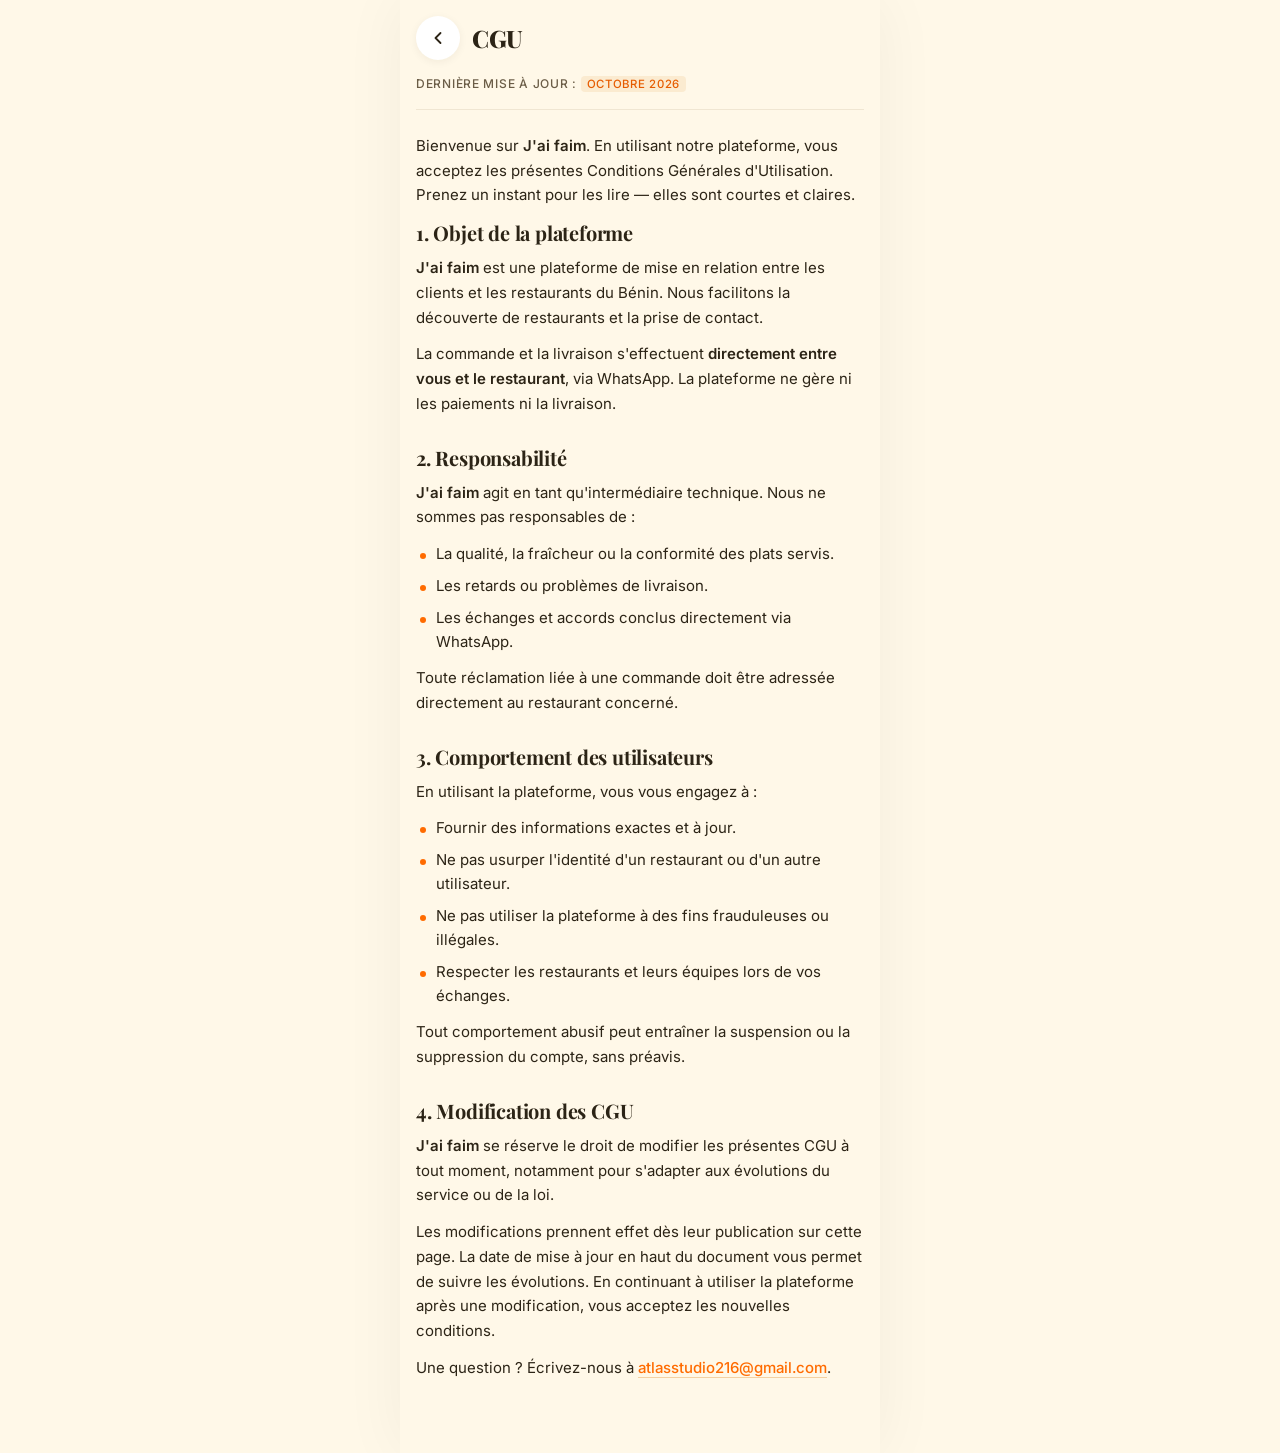
<file: cgu.html>
<!DOCTYPE html>
<html lang="fr">
<head>
  <meta charset="UTF-8">
  <meta name="viewport" content="width=device-width, initial-scale=1.0, viewport-fit=cover">
  <meta name="theme-color" content="#fff8e8">
  <meta name="description" content="Conditions Générales d'Utilisation de J'ai faim — plateforme de mise en relation entre clients et restaurants au Bénin.">
  <title>Conditions Générales d'Utilisation — J'ai faim</title>

  <link rel="preconnect" href="https://fonts.googleapis.com">
  <link rel="preconnect" href="https://fonts.gstatic.com" crossorigin>
  <link href="https://fonts.googleapis.com/css2?family=Inter:wght@400;500;600;700&family=Playfair+Display:wght@700;800&display=swap" rel="stylesheet">

  <link rel="stylesheet" href="css/style.css">
</head>
<body class="page-inscription">

  <header class="page-header">
    <a href="index.html" class="back-btn" aria-label="Retour à l'accueil">
      <svg viewBox="0 0 24 24" fill="none" stroke="currentColor" stroke-width="2.2" stroke-linecap="round" stroke-linejoin="round" aria-hidden="true">
        <polyline points="15 18 9 12 15 6"/>
      </svg>
    </a>
    <h1 class="page-title">CGU</h1>
  </header>

  <main>
    <article class="legal-content">

      <p class="legal-updated">Dernière mise à jour : <span class="legal-placeholder">octobre 2026</span></p>

      <p class="legal-text">
        Bienvenue sur <strong>J'ai faim</strong>. En utilisant notre plateforme, vous acceptez
        les présentes Conditions Générales d'Utilisation. Prenez un instant pour les lire — elles
        sont courtes et claires.
      </p>

      <section class="legal-section">
        <h2 class="legal-title">1. Objet de la plateforme</h2>
        <p class="legal-text">
          <strong>J'ai faim</strong> est une plateforme de mise en relation entre les clients
          et les restaurants du Bénin. Nous facilitons la découverte de restaurants et
          la prise de contact.
        </p>
        <p class="legal-text">
          La commande et la livraison s'effectuent <strong>directement entre vous et le restaurant</strong>,
          via WhatsApp. La plateforme ne gère ni les paiements ni la livraison.
        </p>
      </section>

      <section class="legal-section">
        <h2 class="legal-title">2. Responsabilité</h2>
        <p class="legal-text">
          <strong>J'ai faim</strong> agit en tant qu'intermédiaire technique. Nous ne sommes pas
          responsables de :
        </p>
        <ul class="legal-list">
          <li>La qualité, la fraîcheur ou la conformité des plats servis.</li>
          <li>Les retards ou problèmes de livraison.</li>
          <li>Les échanges et accords conclus directement via WhatsApp.</li>
        </ul>
        <p class="legal-text">
          Toute réclamation liée à une commande doit être adressée directement au restaurant concerné.
        </p>
      </section>

      <section class="legal-section">
        <h2 class="legal-title">3. Comportement des utilisateurs</h2>
        <p class="legal-text">En utilisant la plateforme, vous vous engagez à :</p>
        <ul class="legal-list">
          <li>Fournir des informations exactes et à jour.</li>
          <li>Ne pas usurper l'identité d'un restaurant ou d'un autre utilisateur.</li>
          <li>Ne pas utiliser la plateforme à des fins frauduleuses ou illégales.</li>
          <li>Respecter les restaurants et leurs équipes lors de vos échanges.</li>
        </ul>
        <p class="legal-text">
          Tout comportement abusif peut entraîner la suspension ou la suppression du compte,
          sans préavis.
        </p>
      </section>

      <section class="legal-section">
        <h2 class="legal-title">4. Modification des CGU</h2>
        <p class="legal-text">
          <strong>J'ai faim</strong> se réserve le droit de modifier les présentes CGU à tout moment,
          notamment pour s'adapter aux évolutions du service ou de la loi.
        </p>
        <p class="legal-text">
          Les modifications prennent effet dès leur publication sur cette page. La date de mise à jour
          en haut du document vous permet de suivre les évolutions. En continuant à utiliser la
          plateforme après une modification, vous acceptez les nouvelles conditions.
        </p>
        <p class="legal-text">
          Une question ? Écrivez-nous à
          <a href="mailto:atlasstudio216@gmail.com">atlasstudio216@gmail.com</a>.
        </p>
      </section>

    </article>
  </main>

</body>
</html>
</file>
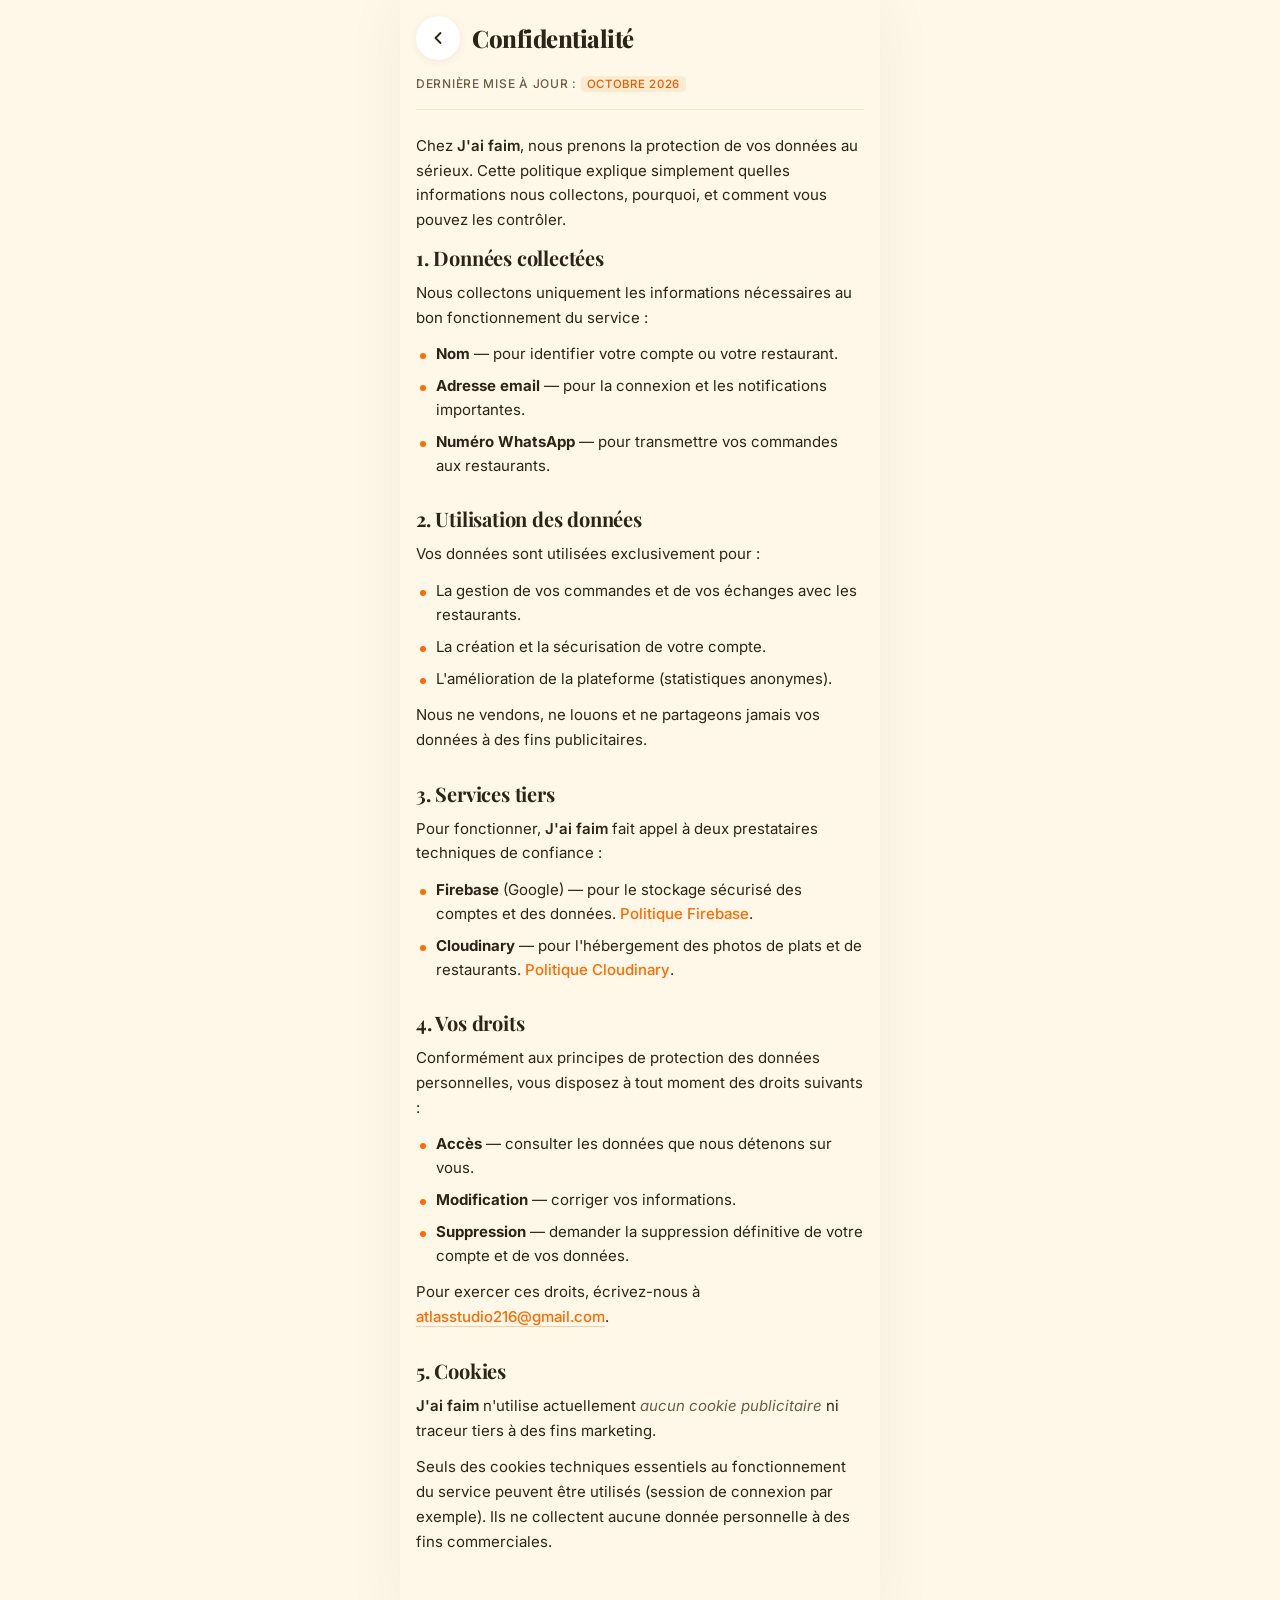
<file: confidentialite.html>
<!DOCTYPE html>
<html lang="fr">
<head>
  <meta charset="UTF-8">
  <meta name="viewport" content="width=device-width, initial-scale=1.0, viewport-fit=cover">
  <meta name="theme-color" content="#fff8e8">
  <meta name="description" content="Politique de confidentialité de J'ai faim — données collectées, utilisation, droits des utilisateurs.">
  <title>Politique de Confidentialité — J'ai faim</title>

  <link rel="preconnect" href="https://fonts.googleapis.com">
  <link rel="preconnect" href="https://fonts.gstatic.com" crossorigin>
  <link href="https://fonts.googleapis.com/css2?family=Inter:wght@400;500;600;700&family=Playfair+Display:wght@700;800&display=swap" rel="stylesheet">

  <link rel="stylesheet" href="css/style.css">
</head>
<body class="page-inscription">

  <header class="page-header">
    <a href="index.html" class="back-btn" aria-label="Retour à l'accueil">
      <svg viewBox="0 0 24 24" fill="none" stroke="currentColor" stroke-width="2.2" stroke-linecap="round" stroke-linejoin="round" aria-hidden="true">
        <polyline points="15 18 9 12 15 6"/>
      </svg>
    </a>
    <h1 class="page-title">Confidentialité</h1>
  </header>

  <main>
    <article class="legal-content">

      <p class="legal-updated">Dernière mise à jour : <span class="legal-placeholder">octobre 2026</span></p>

      <p class="legal-text">
        Chez <strong>J'ai faim</strong>, nous prenons la protection de vos données au sérieux.
        Cette politique explique simplement quelles informations nous collectons, pourquoi,
        et comment vous pouvez les contrôler.
      </p>

      <section class="legal-section">
        <h2 class="legal-title">1. Données collectées</h2>
        <p class="legal-text">Nous collectons uniquement les informations nécessaires au bon fonctionnement du service :</p>
        <ul class="legal-list">
          <li><strong>Nom</strong> — pour identifier votre compte ou votre restaurant.</li>
          <li><strong>Adresse email</strong> — pour la connexion et les notifications importantes.</li>
          <li><strong>Numéro WhatsApp</strong> — pour transmettre vos commandes aux restaurants.</li>
        </ul>
      </section>

      <section class="legal-section">
        <h2 class="legal-title">2. Utilisation des données</h2>
        <p class="legal-text">Vos données sont utilisées exclusivement pour :</p>
        <ul class="legal-list">
          <li>La gestion de vos commandes et de vos échanges avec les restaurants.</li>
          <li>La création et la sécurisation de votre compte.</li>
          <li>L'amélioration de la plateforme (statistiques anonymes).</li>
        </ul>
        <p class="legal-text">
          Nous ne vendons, ne louons et ne partageons jamais vos données à des fins publicitaires.
        </p>
      </section>

      <section class="legal-section">
        <h2 class="legal-title">3. Services tiers</h2>
        <p class="legal-text">Pour fonctionner, <strong>J'ai faim</strong> fait appel à deux prestataires techniques de confiance :</p>
        <ul class="legal-list">
          <li>
            <strong>Firebase</strong> (Google) — pour le stockage sécurisé des comptes et des données.
            <a href="https://firebase.google.com/support/privacy" target="_blank" rel="noopener noreferrer">Politique Firebase</a>.
          </li>
          <li>
            <strong>Cloudinary</strong> — pour l'hébergement des photos de plats et de restaurants.
            <a href="https://cloudinary.com/privacy" target="_blank" rel="noopener noreferrer">Politique Cloudinary</a>.
          </li>
        </ul>
      </section>

      <section class="legal-section">
        <h2 class="legal-title">4. Vos droits</h2>
        <p class="legal-text">
          Conformément aux principes de protection des données personnelles, vous disposez à tout moment des droits suivants :
        </p>
        <ul class="legal-list">
          <li><strong>Accès</strong> — consulter les données que nous détenons sur vous.</li>
          <li><strong>Modification</strong> — corriger vos informations.</li>
          <li><strong>Suppression</strong> — demander la suppression définitive de votre compte et de vos données.</li>
        </ul>
        <p class="legal-text">
          Pour exercer ces droits, écrivez-nous à
          <a href="mailto:atlasstudio216@gmail.com">atlasstudio216@gmail.com</a>.
        </p>
      </section>

      <section class="legal-section">
        <h2 class="legal-title">5. Cookies</h2>
        <p class="legal-text">
          <strong>J'ai faim</strong> n'utilise actuellement <em>aucun cookie publicitaire</em>
          ni traceur tiers à des fins marketing.
        </p>
        <p class="legal-text">
          Seuls des cookies techniques essentiels au fonctionnement du service peuvent être utilisés
          (session de connexion par exemple). Ils ne collectent aucune donnée personnelle à des fins commerciales.
        </p>
      </section>

    </article>
  </main>

</body>
</html>
</file>
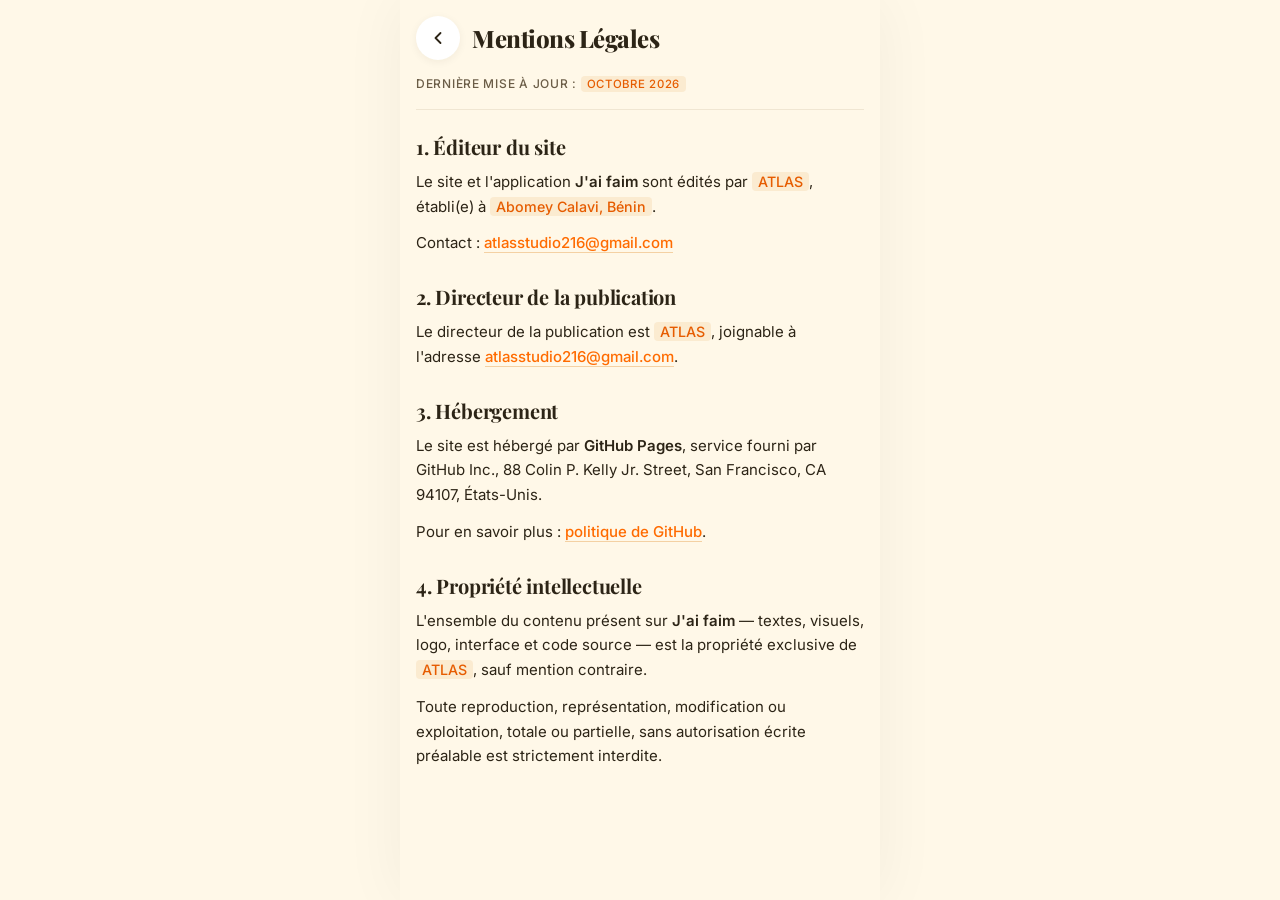
<file: mentions-legales.html>
<!DOCTYPE html>
<html lang="fr">
<head>
  <meta charset="UTF-8">
  <meta name="viewport" content="width=device-width, initial-scale=1.0, viewport-fit=cover">
  <meta name="theme-color" content="#fff8e8">
  <meta name="description" content="Mentions légales de J'ai faim — éditeur, hébergement, propriété intellectuelle.">
  <title>Mentions Légales — J'ai faim</title>

  <link rel="preconnect" href="https://fonts.googleapis.com">
  <link rel="preconnect" href="https://fonts.gstatic.com" crossorigin>
  <link href="https://fonts.googleapis.com/css2?family=Inter:wght@400;500;600;700&family=Playfair+Display:wght@700;800&display=swap" rel="stylesheet">

  <link rel="stylesheet" href="css/style.css">
</head>
<body class="page-inscription">

  <header class="page-header">
    <a href="index.html" class="back-btn" aria-label="Retour à l'accueil">
      <svg viewBox="0 0 24 24" fill="none" stroke="currentColor" stroke-width="2.2" stroke-linecap="round" stroke-linejoin="round" aria-hidden="true">
        <polyline points="15 18 9 12 15 6"/>
      </svg>
    </a>
    <h1 class="page-title">Mentions Légales</h1>
  </header>

  <main>
    <article class="legal-content">

      <p class="legal-updated">Dernière mise à jour : <span class="legal-placeholder">octobre 2026</span></p>

      <section class="legal-section">
        <h2 class="legal-title">1. Éditeur du site</h2>
        <p class="legal-text">
          Le site et l'application <strong>J'ai faim</strong> sont édités par
          <span class="legal-placeholder">ATLAS</span>,
          établi(e) à <span class="legal-placeholder">Abomey Calavi, Bénin</span>.
        </p>
        <p class="legal-text">
          Contact : <a href="mailto:atlasstudio216@gmail.com">atlasstudio216@gmail.com</a>
        </p>
      </section>

      <section class="legal-section">
        <h2 class="legal-title">2. Directeur de la publication</h2>
        <p class="legal-text">
          Le directeur de la publication est <span class="legal-placeholder">ATLAS</span>,
          joignable à l'adresse <a href="mailto:atlasstudio216@gmail.com">atlasstudio216@gmail.com</a>.
        </p>
      </section>

      <section class="legal-section">
        <h2 class="legal-title">3. Hébergement</h2>
        <p class="legal-text">
          Le site est hébergé par <strong>GitHub Pages</strong>, service fourni par
          GitHub Inc., 88 Colin P. Kelly Jr. Street, San Francisco, CA 94107, États-Unis.
        </p>
        <p class="legal-text">
          Pour en savoir plus :
          <a href="https://docs.github.com/en/site-policy" target="_blank" rel="noopener noreferrer">politique de GitHub</a>.
        </p>
      </section>

      <section class="legal-section">
        <h2 class="legal-title">4. Propriété intellectuelle</h2>
        <p class="legal-text">
          L'ensemble du contenu présent sur <strong>J'ai faim</strong> — textes, visuels, logo,
          interface et code source — est la propriété exclusive de
          <span class="legal-placeholder">ATLAS</span>, sauf mention contraire.
        </p>
        <p class="legal-text">
          Toute reproduction, représentation, modification ou exploitation, totale ou partielle,
          sans autorisation écrite préalable est strictement interdite.
        </p>
      </section>

    </article>
  </main>

</body>
</html>
</file>
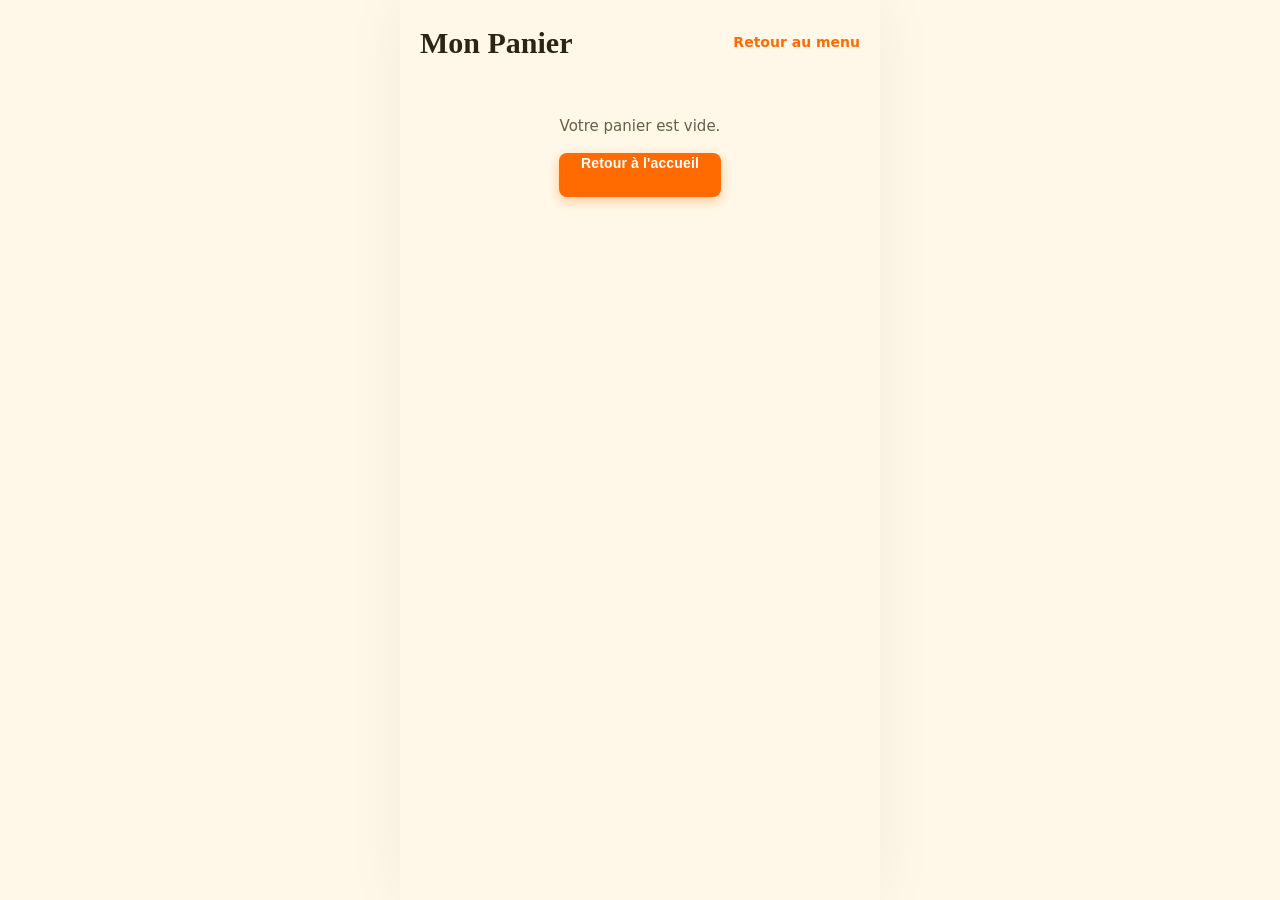
<file: panier.html>
<!DOCTYPE html>
<html lang="fr">
<head>
  <meta charset="UTF-8">
  <meta name="viewport" content="width=device-width, initial-scale=1.0">
  <title>Mon Panier — J'ai faim</title>
  <link rel="stylesheet" href="css/style.css">
</head>
<body class="page-panier">
  <main style="padding: 20px; padding-bottom: 250px;">
    
    <div style="display: flex; justify-content: space-between; align-items: center; margin-bottom: 20px;">
      <h1 style="font-family: 'Playfair Display', serif; margin: 0;">Mon Panier</h1>
      <a href="index.html" style="color: var(--accent); text-decoration: none; font-weight: bold; font-size: 14px;">Retour au menu</a>
    </div>
    
    <!-- Liste des articles -->
    <div id="panier-liste" style="display: flex; flex-direction: column; gap: 15px;"></div>

    <div id="panier-vide" style="display: none; text-align: center; margin-top: 50px;">
      <p style="color: var(--text-muted);">Votre panier est vide.</p>
      <a href="index.html" class="btn-primary" style="display: inline-block; margin-top: 15px; text-decoration: none;">Retour à l'accueil</a>
    </div>

    <!-- Formulaire de livraison -->
    <div id="formulaire-livraison" style="display: none; margin-top: 30px; background: var(--card); padding: 20px; border-radius: var(--radius); box-shadow: var(--shadow-card);">
      <h2 style="font-family: 'Playfair Display', serif; font-size: 20px; margin-top: 0; margin-bottom: 20px;">Vos coordonnées</h2>
      
      <label style="display: block; font-size: 13px; color: var(--text-muted); margin-bottom: 5px;">Votre nom</label>
      <input type="text" id="client-nom" placeholder="Ex: Jean" style="width: 100%; padding: 12px; border: 1px solid var(--border); border-radius: 8px; margin-bottom: 15px; font-size: 16px; background: var(--bg); color: var(--text);">

      <label style="display: block; font-size: 13px; color: var(--text-muted); margin-bottom: 5px;">Mode de récupération</label>
      <select id="mode-recuperation" style="width: 100%; padding: 12px; border: 1px solid var(--border); border-radius: 8px; margin-bottom: 15px; font-size: 16px; background: var(--bg); color: var(--text);">
        <option value="Livraison">Livraison 🛵</option>
        <option value="À emporter">À emporter 🛍️</option>
        <option value="Sur place">Sur place 🍽️</option>
      </select>

      <!-- Bloc Adresse (visible uniquement pour Livraison) -->
      <div id="bloc-adresse">
        <label style="display: block; font-size: 13px; color: var(--text-muted); margin-bottom: 5px;">Adresse ou lien Google Maps</label>
        <input type="text" id="client-adresse" placeholder="Ex: Akpakpa, rue 123 ou collez un lien Maps" style="width: 100%; padding: 12px; border: 1px solid var(--border); border-radius: 8px; margin-bottom: 15px; font-size: 16px; background: var(--bg); color: var(--text);">
      </div>

      <!-- Bloc Table (visible uniquement pour Sur place) -->
      <div id="bloc-table" style="display: none;">
        <label style="display: block; font-size: 13px; color: var(--text-muted); margin-bottom: 5px;">Numéro de table</label>
        <input type="text" id="client-table" placeholder="Ex: Table 4" style="width: 100%; padding: 12px; border: 1px solid var(--border); border-radius: 8px; margin-bottom: 15px; font-size: 16px; background: var(--bg); color: var(--text);">
      </div>

      <label style="display: block; font-size: 13px; color: var(--text-muted); margin-bottom: 5px;">Remarque ou allergies (optionnel)</label>
      <textarea id="client-remarque" placeholder="Ex: Bien épicé, pas d'oignons..." rows="2" style="width: 100%; padding: 12px; border: 1px solid var(--border); border-radius: 8px; margin-bottom: 5px; font-size: 16px; background: var(--bg); color: var(--text); resize: none;"></textarea>
    </div>

  </main>

  <div id="panier-footer" style="position: fixed; bottom: 0; left: 0; width: 100%; background: var(--card); padding: 20px; box-shadow: 0 -4px 10px rgba(0,0,0,0.1); display: none; z-index: 100;">
    <div style="display: flex; justify-content: space-between; margin-bottom: 15px; font-weight: bold; font-size: 18px;">
      <span>Total :</span>
      <span id="panier-total" style="color: var(--accent);">0 FCFA</span>
    </div>
    <button id="btn-valider" class="btn-primary" style="width: 100%; border: none; padding: 15px; border-radius: 10px; font-weight: bold; cursor: pointer; font-size: 16px;">Commander sur WhatsApp</button>
    <p style="text-align: center; font-size: 12px; color: var(--text-muted); margin-top: 10px; margin-bottom: 0;">Paiement à la livraison ou sur place.</p>
  </div>

  <script src="js/panier.js"></script>
</body>
</html>
</file>
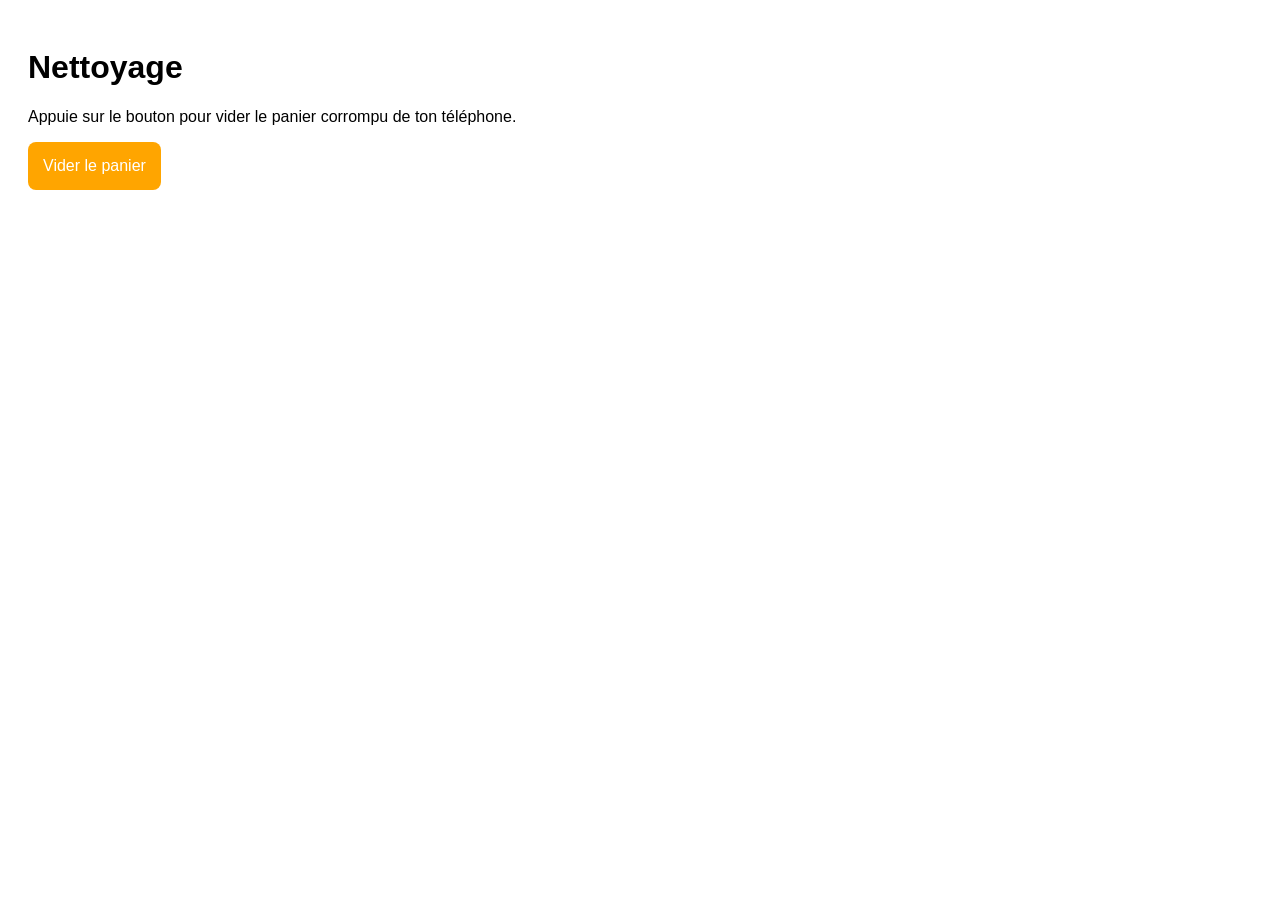
<file: reset.html>
<!DOCTYPE html>
<html>
<body style="font-family: sans-serif; padding: 20px;">
  <h1>Nettoyage</h1>
  <p>Appuie sur le bouton pour vider le panier corrompu de ton téléphone.</p>
  <button onclick="localStorage.clear(); alert('C\\'est nettoyé ! Tu peux retourner sur resto.html');" style="padding: 15px; background: orange; color: white; border: none; border-radius: 8px; font-size: 16px;">Vider le panier</button>
</body>
</html>
</file>
<file: css/style.css>
/* ============================================================
   J'AI FAIM — Design System v4.1
   Palette : #fff8e8 (bg) · #ffffff (card) · #FF6B00 (action) · #2c2416 (texte)
   Typo    : Playfair Display (titres) · Inter (texte)
   Cible   : Mobile-first 375px · iPhone 8 · 3G
   ============================================================ */

/* ---- Reset minimal ---- */
*, *::before, *::after {
  box-sizing: border-box;
  margin: 0;
  padding: 0;
}

html {
  -webkit-text-size-adjust: 100%;
  text-size-adjust: 100%;
}

body {
  font-family: 'Inter', system-ui, -apple-system, 'Segoe UI', sans-serif;
  background: var(--bg);
  color: var(--text);
  font-size: 15px;
  line-height: 1.5;
  min-height: 100dvh;
  padding-bottom: calc(72px + env(safe-area-inset-bottom));
  -webkit-font-smoothing: antialiased;
  -moz-osx-font-smoothing: grayscale;
  overflow-x: hidden;
}

img {
  display: block;
  max-width: 100%;
  height: auto;
}

button {
  font: inherit;
  cursor: pointer;
  border: none;
  background: none;
  color: inherit;
}

a {
  color: inherit;
  text-decoration: none;
  -webkit-tap-highlight-color: transparent;
}

input {
  font: inherit;
  border: none;
  outline: none;
  background: transparent;
}

/* ---- Tokens ---- */
:root {
  --bg: #fff8e8;
  --card: #ffffff;
  --accent: #FF6B00;         /* Orange vif — appétit & action */
  --accent-dark: #E65C00;    /* Orange foncé — hover/active */
  --text: #2c2416;
  --text-muted: #6b5d47;
  --border: #f0e6d2;

  /* Ombres */
  --shadow-sm: 0 2px 8px rgba(44, 36, 22, 0.06);
  --shadow-card: 0 8px 20px rgba(0, 0, 0, 0.08);

  /* Rayons */
  --radius-sm: 10px;
  --radius-btn: 8px;
  --radius: 16px;
  --radius-lg: 20px;
}
/* Mode Sombre automatique */
@media (prefers-color-scheme: dark) {
  :root {
    --bg: #121212;           /* Fond très sombre */
    --card: #1E1E1E;         /* Cartes sombres */
    --text: #F5F5F5; cassé */
    --text-muted: #A0A0A0;   /* Texte gris clair */
    --border: #333333;       /* Bordures sombres */
    /* On garde l'orange vif pour le contraste */
  }
  
  /* On ajuste 2-3 petits détails pour le mode sombre */
  .bottom-nav { background: #1E1E1E; border-top: 1px solid #333; }
  .cart-bar { background: #2A2A2A; color: #fff; }
  .hero-btn { background: rgba(30, 30, 30, 0.9); color: #fff; }
}
/* ============================================================
   HEADER
   ============================================================ */
.app-header {
  padding: 16px 16px 8px;
}

.header-top {
  display: flex;
  align-items: center;
  justify-content: space-between;
  margin-bottom: 14px;
}

.logo {
  font-family: 'Playfair Display', Georgia, serif;
  font-weight: 800;
  font-size: clamp(1.5rem, 5.5vw, 1.75rem);
  letter-spacing: -0.02em;
  color: var(--text);
  line-height: 1;
}

.logo-dot {
  color: var(--accent);
}

.icon-btn {
  width: 44px;
  height: 44px;
  border-radius: 50%;
  background: var(--card);
  display: grid;
  place-items: center;
  color: var(--text);
  box-shadow: var(--shadow-sm);
  transition: transform 0.15s ease;
}

.icon-btn:active {
  transform: scale(0.94);
}

.icon-btn svg {
  width: 22px;
  height: 22px;
}

/* Location pill */
.location-pill {
  display: inline-flex;
  align-items: center;
  gap: 6px;
  min-height: 44px;
  padding: 0 16px;
  background: var(--card);
  border-radius: 999px;
  font-size: 13px;
  font-weight: 500;
  color: var(--text-muted);
  box-shadow: var(--shadow-sm);
  transition: transform 0.15s ease;
}

.location-pill:active {
  transform: scale(0.98);
}

.location-pill strong {
  color: var(--text);
  font-weight: 600;
}

.location-pill svg:first-child {
  width: 14px;
  height: 14px;
  color: var(--accent);
}

.location-pill svg:last-child {
  width: 12px;
  height: 12px;
  opacity: 0.6;
}

/* ============================================================
   BARRE DE RECHERCHE
   ============================================================ */
.search-bar {
  display: flex;
  align-items: center;
  gap: 10px;
  margin: 0 16px 20px;
  padding: 0 8px 0 16px;
  background: var(--card);
  border-radius: var(--radius);
  min-height: 52px;
  box-shadow: var(--shadow-sm);
}

.search-icon {
  width: 18px;
  height: 18px;
  color: var(--text-muted);
  flex-shrink: 0;
}

.search-bar input {
  flex: 1;
  font-size: 16px; /* ≥16px = pas de zoom iOS au focus */
  color: var(--text);
  min-width: 0;
}

.search-bar input::placeholder {
  color: var(--text-muted);
  opacity: 0.85;
}

.filter-btn {
  width: 40px;
  height: 40px;
  border-radius: var(--radius-btn);
  background: var(--bg);
  display: grid;
  place-items: center;
  color: var(--text);
  flex-shrink: 0;
  transition: background 0.2s;
}

.filter-btn:active {
  background: var(--border);
}

.filter-btn svg {
  width: 18px;
  height: 18px;
}

/* ============================================================
   CATÉGORIES
   ============================================================ */
.categories {
  display: flex;
  gap: 14px;
  overflow-x: auto;
  padding: 4px 16px 22px;
  scroll-snap-type: x proximity;
  -webkit-overflow-scrolling: touch;
  scrollbar-width: none;
}

/* ============================================================
   CATÉGORIES — v2 (3 catégories, style épuré)
   Remplace l'ancien bloc .categories / .category
   ============================================================ */

.categories {
  display: flex;
  justify-content: center;
  align-items: flex-start;
  gap: 40px;
  overflow-x: auto;
  padding: 8px 16px 28px;
  -webkit-overflow-scrolling: touch;
  scrollbar-width: none;
}

.categories::-webkit-scrollbar {
  display: none;
}

.category {
  flex: 0 0 auto;
  display: flex;
  flex-direction: column;
  align-items: center;
  gap: 8px;
  padding: 4px 8px;
  background: none;
  border: none;
  cursor: pointer;
  position: relative;
  -webkit-tap-highlight-color: transparent;
  transition: transform 0.15s ease;
}

.category:active {
  transform: scale(0.94);
}

.category-emoji {
  display: block;
  font-size: 34px;
  line-height: 1;
  opacity: 0.65;
  transition: opacity 0.25s ease, transform 0.25s ease;
}

.category-label {
  font-size: 13px;
  font-weight: 500;
  letter-spacing: 0.01em;
  color: var(--text-muted);
  white-space: nowrap;
  transition: color 0.2s ease;
}

/* Barre de soulignement orange (masquée par défaut) */
.category::after {
  content: '';
  position: absolute;
  bottom: -6px;
  left: 50%;
  width: 60%;
  height: 2.5px;
  background: var(--accent);
  border-radius: 2px;
  transform: translateX(-50%) scaleX(0);
  transition: transform 0.25s ease;
}

/* ---- État actif ---- */
.category.active .category-emoji {
  opacity: 1;
  transform: scale(1.08);
}

.category.active .category-label {
  color: var(--accent);
  font-weight: 700;
}

.category.active::after {
  transform: translateX(-50%) scaleX(1);
}

/* ---- Hover desktop ---- */
@media (hover: hover) and (pointer: fine) {
  .category:hover:not(.active) .category-emoji {
    opacity: 0.85;
  }
}
/* ============================================================
   BANNIÈRE PROMO
   ============================================================ */
.promo {
  padding: 0 16px 24px;
}

.promo-card {
  position: relative;
  display: block;
  border-radius: var(--radius-lg);
  overflow: hidden;
  aspect-ratio: 2 / 1;
  min-height: 180px;
  box-shadow: var(--shadow-card);
  isolation: isolate;
  background: var(--accent);
  transition: transform 0.3s ease, box-shadow 0.3s ease;
}

.promo-bg {
  position: absolute;
  inset: 0;
  width: 100%;
  height: 100%;
  aspect-ratio: 2 / 1;
  object-fit: cover;
  z-index: 0;
  transition: transform 0.4s ease;
}

.promo-card::after {
  content: '';
  position: absolute;
  inset: 0;
  background: linear-gradient(
    90deg,
    rgba(44, 36, 22, 0.85) 0%,
    rgba(44, 36, 22, 0.55) 45%,
    rgba(44, 36, 22, 0.15) 100%
  );
  z-index: 1;
}

.promo-content {
  position: relative;
  z-index: 2;
  height: 100%;
  padding: 18px 20px;
  display: flex;
  flex-direction: column;
  justify-content: space-between;
  align-items: flex-start;
  color: #ffffff;
}

.promo-badge {
  display: inline-block;
  padding: 5px 11px;
  background: rgba(255, 255, 255, 0.18);
  backdrop-filter: blur(8px);
  -webkit-backdrop-filter: blur(8px);
  border-radius: 999px;
  font-size: 11px;
  font-weight: 600;
  letter-spacing: 0.02em;
}

.promo-title {
  font-family: 'Playfair Display', Georgia, serif;
  font-size: clamp(1.25rem, 5.2vw, 1.5rem);
  font-weight: 800;
  line-height: 1.15;
  letter-spacing: -0.01em;
  margin: 6px 0;
  color: #ffffff;
}

/* ---- CTA principal (bannière) ---- */
.btn-primary {
  display: inline-flex;
  align-items: center;
  justify-content: center;
  min-height: 44px;
  padding: 0 22px;
  background: var(--accent);
  color: #ffffff;
  border-radius: var(--radius-btn);
  font-family: 'Inter', sans-serif;
  font-size: 14px;
  font-weight: 600;
  letter-spacing: 0.01em;
  box-shadow: 0 4px 12px rgba(255, 107, 0, 0.35);
  transition: background 0.2s, transform 0.15s, box-shadow 0.2s;
}

/* ============================================================
   SECTION POPULAIRES
   ============================================================ */
.section {
  padding: 0 16px 32px;
}

.section-header {
  display: flex;
  align-items: baseline;
  justify-content: space-between;
  gap: 12px;
  margin-bottom: 14px;
}

.section-title {
  font-family: 'Playfair Display', Georgia, serif;
  font-size: clamp(1.125rem, 4vw, 1.375rem);
  font-weight: 700;
  letter-spacing: -0.015em;
  color: var(--text);
  line-height: 1.2;
}

.section-link {
  font-size: 13px;
  font-weight: 600;
  color: var(--accent);
  white-space: nowrap;
  flex-shrink: 0;
}

/* ---- Grille restaurants ---- */
.restaurants {
  display: grid;
  grid-template-columns: repeat(2, 1fr);
  gap: 12px;
}

.restaurant-card {
  display: flex;
  flex-direction: column;
  background: var(--card);
  border-radius: var(--radius);
  overflow: hidden;
  box-shadow: var(--shadow-card);
  transition: transform 0.3s ease, box-shadow 0.3s ease;
  min-width: 0;
  transform-origin: center;
}

/* Images : ratio 4/3 + cover (zéro déformation) */
.card-image {
  width: 100%;
  aspect-ratio: 4 / 3;
  object-fit: cover;
  background: var(--border);
}

.card-body {
  padding: 10px 10px 12px;
  display: flex;
  flex-direction: column;
  flex: 1;
  gap: 4px;
}

.card-title {
  font-size: 14px;
  font-weight: 600;
  line-height: 1.25;
  color: var(--text);
  display: -webkit-box;
  -webkit-line-clamp: 2;
  -webkit-box-orient: vertical;
  overflow: hidden;
  min-height: 2.5em;
}

.card-meta {
  display: flex;
  align-items: center;
  gap: 5px;
  font-size: 11.5px;
  font-weight: 500;
  color: var(--text-muted);
  line-height: 1;
}

.card-meta .star {
  color: var(--text);
  font-weight: 600;
}

.card-meta .dot {
  opacity: 0.5;
}

/* ---- PRIX — Orange vif en gras, attire l'œil ---- */
.card-price {
  font-size: 13.5px;
  font-weight: 700;
  color: var(--accent);
  margin-top: 4px;
  line-height: 1;
  letter-spacing: 0.01em;
}

/* ---- CTA secondaire (cartes) ---- */
.card-btn {
  margin-top: 10px;
  display: inline-flex;
  align-items: center;
  justify-content: center;
  min-height: 44px;
  background: var(--accent);
  color: #ffffff;
  border-radius: var(--radius-btn);
  font-size: 13px;
  font-weight: 600;
  letter-spacing: 0.01em;
  text-align: center;
  transition: background 0.2s ease;
}

/* ============================================================
   INTERACTIONS (hover = desktop souris uniquement)
   Évite le "sticky hover" sur mobile tactile
   ============================================================ */
@media (hover: hover) and (pointer: fine) {

  .restaurant-card:hover {
    transform: scale(1.02);
    box-shadow: 0 12px 28px rgba(0, 0, 0, 0.12);
    z-index: 2;
  }

  .promo-card:hover {
    transform: scale(1.01);
  }

  .promo-card:hover .promo-bg {
    transform: scale(1.05);
  }

  .btn-primary:hover,
  .card-btn:hover {
    background: var(--accent-dark);
    box-shadow: 0 6px 16px rgba(230, 92, 0, 0.4);
  }

  .filter-btn:hover {
    background: var(--border);
  }

  .icon-btn:hover {
    transform: scale(1.05);
  }
}

/* ---- États actifs (tactile / clic) ---- */
.btn-primary:active,
.card-btn:active {
  background: var(--accent-dark);
  transform: scale(0.97);
}

.promo-card:active .promo-bg {
  transform: scale(1.03);
}

.restaurant-card:active {
  transform: scale(0.99);
}

/* ============================================================
   BOTTOM NAVIGATION
   ============================================================ */
.bottom-nav {
  position: fixed;
  bottom: 0;
  left: 0;
  right: 0;
  display: grid;
  grid-template-columns: repeat(4, 1fr);
  gap: 4px;
  background: var(--card);
  border-top: 1px solid var(--border);
  padding: 8px 8px calc(8px + env(safe-area-inset-bottom));
  box-shadow: 0 -4px 20px rgba(44, 36, 22, 0.06);
  z-index: 100;
}

.nav-item {
  display: flex;
  flex-direction: column;
  align-items: center;
  justify-content: center;
  gap: 3px;
  min-height: 56px;
  padding: 6px 4px;
  border-radius: var(--radius-btn);
  color: var(--text-muted);
  font-size: 10.5px;
  font-weight: 500;
  letter-spacing: 0.01em;
  transition: color 0.2s, background 0.2s;
}

.nav-item svg {
  width: 22px;
  height: 22px;
  stroke: currentColor;
}

.nav-item:active {
  background: var(--bg);
}

.nav-item.active {
  color: var(--accent);
}

/* ============================================================
   RESPONSIVE — Desktop (bonus, centrage)
   ============================================================ */
@media (min-width: 640px) {
  body {
    max-width: 480px;
    margin: 0 auto;
    background: var(--bg);
    box-shadow: 0 0 60px rgba(44, 36, 22, 0.05);
  }

  .bottom-nav {
    max-width: 480px;
    left: 50%;
    right: auto;
    transform: translateX(-50%);
    border-radius: var(--radius) var(--radius) 0 0;
  }
}

/* ---- Préférence : réduction des animations ---- */
@media (prefers-reduced-motion: reduce) {
  *, *::before, *::after {
    animation-duration: 0.01ms !important;
    transition-duration: 0.01ms !important;
  }
}
/* ==========================================
   ÉCRAN DE DÉMARRAGE (SPLASH SCREEN)
   ========================================== */
#splash-screen {
  position: fixed;
  top: 0;
  left: 0;
  width: 100vw;
  height: 100vh;
  background-color: #d97706; /* Ton orange appétissant */
  display: flex;
  justify-content: center;
  align-items: center;
  z-index: 9999; /* Pour être sûr d'être au-dessus de tout */
  transition: opacity 0.6s ease, visibility 0.6s ease;
}

/* Quand on ajoute cette classe avec le JS, l'écran disparaît en douceur */
#splash-screen.hidden {
  opacity: 0;
  visibility: hidden;
}

.splash-text {
  color: #ffffff;
  font-family: 'Playfair Display', serif;
  font-size: 3rem;
  font-weight: 800;
  animation: pulse 1.5s infinite alternate; /* Petite animation de respiration */
}

.splash-text span {
  color: #fff8e8; /* Le petit point beige */
}

/* Animation de pulsation douce */
@keyframes pulse {
  from { transform: scale(1); }
  to { transform: scale(1.05); }
}

/* ============================================================
   PAGE RESTO — v1.1 (orange verrouillé)
   ============================================================ */

/* ---- Hero ---- */
.hero {
  position: relative;
  aspect-ratio: 2 / 1;
  overflow: hidden;
  background: var(--border);
}

.hero-img {
  width: 100%;
  height: 100%;
  aspect-ratio: 2 / 1;
  object-fit: cover;
  display: block;
}

.hero-actions {
  position: absolute;
  top: 16px;
  left: 16px;
  right: 16px;
  display: flex;
  justify-content: space-between;
  align-items: center;
  z-index: 2;
}

.hero-btn {
  width: 44px;
  height: 44px;
  border-radius: 50%;
  background: rgba(255, 255, 255, 0.95);
  backdrop-filter: blur(10px);
  -webkit-backdrop-filter: blur(10px);
  display: grid;
  place-items: center;
  color: var(--text);
  box-shadow: var(--shadow-card);
  transition: transform 0.15s ease, background 0.2s ease;
}

.hero-btn:active { transform: scale(0.94); }
.hero-btn svg { width: 20px; height: 20px; }
.hero-btn.is-fav { color: var(--accent); }

/* ---- Infos resto ---- */
.resto-info { padding: 20px 16px 8px; }

.resto-name {
  font-family: 'Playfair Display', Georgia, serif;
  font-size: clamp(1.5rem, 6vw, 1.875rem);
  font-weight: 800;
  letter-spacing: -0.02em;
  color: var(--text);
  line-height: 1.15;
  margin-bottom: 10px;
}

.resto-meta {
  display: flex;
  flex-wrap: wrap;
  align-items: center;
  gap: 6px 8px;
  font-size: 13px;
  font-weight: 500;
  color: var(--text-muted);
}

.resto-meta .star-icon { color: var(--star); font-size: 14px; line-height: 1; }
.resto-meta .rating { color: var(--accent); font-weight: 700; letter-spacing: 0.01em; }
.resto-meta .dot { opacity: 0.5; }

.resto-cuisine {
  display: inline-flex;
  align-items: center;
  padding: 4px 10px;
  background: var(--bg);
  border: 1px solid var(--border);
  border-radius: 999px;
  font-size: 11.5px;
  font-weight: 600;
  color: var(--text);
  line-height: 1;
}

/* ---- CTA WhatsApp ---- */
.cta-whatsapp {
  display: flex;
  align-items: center;
  justify-content: center;
  gap: 10px;
  margin: 16px 16px 28px;
  min-height: 52px;
  padding: 0 24px;
  background: var(--accent);
  color: #ffffff;
  border-radius: var(--radius-btn);
  font-family: 'Inter', sans-serif;
  font-size: 15px;
  font-weight: 600;
  letter-spacing: 0.01em;
  box-shadow: 0 6px 16px rgba(217, 119, 6, 0.3);
  transition: background 0.2s ease, transform 0.15s ease;
}

.cta-whatsapp:active { background: var(--accent-dark); transform: scale(0.98); }
.cta-whatsapp svg { width: 20px; height: 20px; flex-shrink: 0; }

/* ---- Menu ---- */
.menu-section { padding: 0 16px 140px; }

.menu-title {
  font-family: 'Playfair Display', Georgia, serif;
  font-size: clamp(1.125rem, 4vw, 1.375rem);
  font-weight: 700;
  letter-spacing: -0.015em;
  color: var(--text);
  margin-bottom: 14px;
}

.menu-list { display: flex; flex-direction: column; gap: 12px; }

.menu-item {
  display: flex;
  align-items: center;
  gap: 12px;
  padding: 10px;
  background: var(--card);
  border-radius: var(--radius);
  box-shadow: var(--shadow-card);
}

.menu-item-img {
  width: 76px;
  height: 76px;
  flex-shrink: 0;
  border-radius: var(--radius-sm);
  aspect-ratio: 1 / 1;
  object-fit: cover;
  background: var(--border);
}

.menu-item-body { flex: 1; min-width: 0; display: flex; flex-direction: column; gap: 3px; }
.menu-item-name { font-size: 14.5px; font-weight: 600; color: var(--text); line-height: 1.2; }
.menu-item-desc { font-size: 12px; color: var(--text-muted); line-height: 1.35; display: -webkit-box; -webkit-line-clamp: 2; -webkit-box-orient: vertical; overflow: hidden; }
.menu-item-price { font-size: 13.5px; font-weight: 700; color: var(--accent); letter-spacing: 0.01em; margin-top: 2px; line-height: 1; }

.menu-item-add {
  width: 44px;
  height: 44px;
  flex-shrink: 0;
  border-radius: 50%;
  background: var(--accent);
  color: #ffffff;
  display: grid;
  place-items: center;
  font-size: 22px;
  font-weight: 400;
  line-height: 1;
  box-shadow: 0 4px 12px rgba(217, 119, 6, 0.3);
  transition: background 0.2s ease, transform 0.15s ease;
}

.menu-item-add:active { background: var(--accent-dark); transform: scale(0.92); }

/* ---- Panier flottant ---- */
.cart-bar {
  position: fixed;
  left: 16px;
  right: 16px;
  bottom: calc(72px + env(safe-area-inset-bottom) + 12px);
  display: flex;
  align-items: center;
  gap: 12px;
  padding: 10px 10px 10px 18px;
  background: var(--text);
  color: #ffffff;
  border-radius: var(--radius);
  box-shadow: 0 12px 28px rgba(0, 0, 0, 0.2);
  z-index: 90;
  transition: transform 0.25s ease, opacity 0.25s ease;
}

.cart-bar.is-hidden { transform: translateY(120%); opacity: 0; pointer-events: none; }
.cart-info { flex: 1; display: flex; flex-direction: column; gap: 1px; min-width: 0; }
.cart-count { font-size: 11.5px; font-weight: 500; opacity: 0.75; line-height: 1.2; }
.cart-total { font-size: 14px; font-weight: 700; letter-spacing: 0.01em; line-height: 1.2; }

.cart-btn {
  display: inline-flex;
  align-items: center;
  justify-content: center;
  min-height: 44px;
  padding: 0 18px;
  background: var(--accent);
  color: #ffffff;
  border-radius: var(--radius-btn);
  font-size: 13px;
  font-weight: 600;
  white-space: nowrap;
  flex-shrink: 0;
  transition: background 0.2s ease;
}

.cart-btn:active { background: var(--accent-dark); }

@media (hover: hover) and (pointer: fine) {
  .menu-item-add:hover, .cta-whatsapp:hover, .cart-btn:hover { background: var(--accent-dark); }
  .menu-item-add:hover { transform: scale(1.06); }
  .hero-btn:hover { transform: scale(1.05); }
}

@media (min-width: 640px) {
  .cart-bar { left: 50%; right: auto; width: calc(480px - 32px); max-width: calc(100% - 32px); transform: translateX(-50%); }
  .cart-bar.is-hidden { transform: translate(-50%, 120%); }
}

@media (prefers-reduced-motion: reduce) {
  .cart-bar { transition: none; }
}
/* Style pour le bouton "-" */
.menu-item-remove {
  width: 32px;
  height: 32px;
  flex-shrink: 0;
  border-radius: 50%;
  background: transparent;
  color: var(--accent);
  border: 1px solid var(--accent);
  display: grid;
  place-items: center;
  font-size: 18px;
  margin-right: 8px;
}
.menu-item-remove:active { background: rgba(217, 119, 6, 0.1); }


/* ============================================================
   PAGE INSCRIPTION — v1 (orange verrouillé)
   Complète style.css existant, ne modifie rien d'existant.
   ============================================================ */

/* Page sans bottom-nav → on annule le padding global prévu pour la nav */
.page-inscription {
  padding-bottom: calc(32px + env(safe-area-inset-bottom));
}

/* ---- Header de page ---- */
.page-header {
  display: flex;
  align-items: center;
  gap: 12px;
  padding: 16px 16px 8px;
}

.back-btn {
  width: 44px;
  height: 44px;
  flex-shrink: 0;
  border-radius: 50%;
  background: var(--card);
  display: grid;
  place-items: center;
  color: var(--text);
  box-shadow: var(--shadow-sm);
  transition: transform 0.15s ease;
}

.back-btn:active { transform: scale(0.94); }

.back-btn svg {
  width: 20px;
  height: 20px;
}

.page-title {
  font-family: 'Playfair Display', Georgia, serif;
  font-size: clamp(1.25rem, 5vw, 1.5rem);
  font-weight: 800;
  letter-spacing: -0.02em;
  color: var(--text);
  line-height: 1.2;
}

/* ---- Intro ---- */
.inscription-intro {
  padding: 4px 16px 24px;
}

.inscription-intro p {
  font-size: 14.5px;
  line-height: 1.55;
  color: var(--text-muted);
}

.inscription-intro strong {
  color: var(--text);
  font-weight: 600;
}

/* ---- Formulaire ---- */
.inscription-form {
  display: flex;
  flex-direction: column;
  gap: 18px;
  padding: 0 16px;
}

.field {
  display: flex;
  flex-direction: column;
  gap: 8px;
}

.field label {
  font-size: 13px;
  font-weight: 600;
  color: var(--text);
  letter-spacing: 0.01em;
}

.field input {
  width: 100%;
  min-height: 52px;
  padding: 0 16px;
  background: var(--card);
  border: 1.5px solid var(--border);
  border-radius: var(--radius-sm);
  font-family: 'Inter', sans-serif;
  font-size: 16px; /* ≥16px = pas de zoom iOS au focus */
  font-weight: 500;
  color: var(--text);
  transition: border-color 0.2s ease, box-shadow 0.2s ease;
}

.field input::placeholder {
  color: var(--text-muted);
  opacity: 0.7;
  font-weight: 400;
}

.field input:focus {
  border-color: var(--accent);
  box-shadow: 0 0 0 3px rgba(217, 119, 6, 0.15);
  outline: none;
}

/* ---- CTA principal ---- */
.cta-primary {
  width: 100%;
  min-height: 52px;
  margin-top: 8px;
  padding: 0 24px;
  background: var(--accent);
  color: #ffffff;
  border: none;
  border-radius: var(--radius-btn);
  font-family: 'Inter', sans-serif;
  font-size: 15px;
  font-weight: 600;
  letter-spacing: 0.01em;
  cursor: pointer;
  box-shadow: 0 6px 16px rgba(217, 119, 6, 0.3);
  transition: background 0.2s ease, transform 0.15s ease;
}

.cta-primary:active {
  background: var(--accent-dark);
  transform: scale(0.98);
}

/* ---- Note bas de page ---- */
.login-note {
  text-align: center;
  font-size: 13px;
  color: var(--text-muted);
  padding: 28px 16px 8px;
}

.login-note a {
  color: var(--accent);
  font-weight: 600;
  text-decoration: none;
}

.login-note a:active {
  color: var(--accent-dark);
}

/* ---- Hover desktop ---- */
@media (hover: hover) and (pointer: fine) {
  .cta-primary:hover { background: var(--accent-dark); }
  .back-btn:hover    { transform: scale(1.05); }
  .login-note a:hover { text-decoration: underline; }
}
/* ============================================================
   PAGE DASHBOARD RESTO — v1 (orange verrouillé)
   Complète style.css existant, ne modifie rien d'existant.
   ============================================================ */

/* Page sans bottom-nav → on annule le padding global prévu pour la nav */
.page-dashboard {
  padding-bottom: calc(32px + env(safe-area-inset-bottom));
}

/* ---- Header ---- */
.dash-header {
  padding: 24px 16px 8px;
}

.dash-title {
  font-family: 'Playfair Display', Georgia, serif;
  font-size: clamp(1.5rem, 6vw, 1.875rem);
  font-weight: 800;
  letter-spacing: -0.02em;
  color: var(--text);
  line-height: 1.15;
  margin-bottom: 4px;
}

.dash-subtitle {
  font-size: 14px;
  font-weight: 500;
  color: var(--text-muted);
}

/* ---- Sections ---- */
.dash-section {
  padding: 20px 16px 8px;
}

.dash-section-title {
  font-family: 'Playfair Display', Georgia, serif;
  font-size: clamp(1.125rem, 4vw, 1.375rem);
  font-weight: 700;
  letter-spacing: -0.015em;
  color: var(--text);
  line-height: 1.2;
  margin-bottom: 12px;
}

/* ---- Carte blanche ---- */
.dash-card {
  background: var(--card);
  border-radius: var(--radius);
  box-shadow: var(--shadow-card);
  padding: 16px;
}

.dash-card .field-label {
  display: block;
  font-size: 13px;
  font-weight: 600;
  color: var(--text);
  letter-spacing: 0.01em;
  margin-bottom: 10px;
}

/* ---- Lien menu : input + bouton ---- */
.dash-url-row {
  display: flex;
  gap: 8px;
  align-items: stretch;
}

.dash-url-row input {
  flex: 1;
  min-width: 0;
  min-height: 44px;
  padding: 0 14px;
  background: var(--bg);
  border: 1.5px solid var(--border);
  border-radius: var(--radius-sm);
  font-family: 'Inter', sans-serif;
  font-size: 16px; /* ≥16px = anti-zoom iOS */
  color: var(--text);
  transition: border-color 0.2s ease, box-shadow 0.2s ease;
}

.dash-url-row input::placeholder {
  color: var(--text-muted);
  opacity: 0.7;
  font-weight: 400;
}

.dash-url-row input:focus {
  outline: none;
  border-color: var(--accent);
  box-shadow: 0 0 0 3px rgba(217, 119, 6, 0.15);
}

.btn-save {
  flex-shrink: 0;
  min-height: 44px;
  padding: 0 14px;
  background: var(--accent);
  color: #ffffff;
  border: none;
  border-radius: var(--radius-sm);
  font-family: 'Inter', sans-serif;
  font-size: 13px;
  font-weight: 600;
  letter-spacing: 0.01em;
  cursor: pointer;
  box-shadow: 0 4px 12px rgba(217, 119, 6, 0.3);
  transition: background 0.2s ease, transform 0.15s ease;
}

.btn-save:active {
  background: var(--accent-dark);
  transform: scale(0.97);
}

.field-help {
  font-size: 12.5px;
  line-height: 1.5;
  color: var(--text-muted);
  margin-top: 10px;
}

/* ---- CTA "+ Ajouter un plat" ---- */
.btn-add-dish {
  display: flex;
  align-items: center;
  justify-content: center;
  gap: 8px;
  width: 100%;
  min-height: 52px;
  margin-top: 12px;
  padding: 0 24px;
  background: var(--accent);
  color: #ffffff;
  border: none;
  border-radius: var(--radius-btn);
  font-family: 'Inter', sans-serif;
  font-size: 15px;
  font-weight: 600;
  letter-spacing: 0.01em;
  cursor: pointer;
  box-shadow: 0 6px 16px rgba(217, 119, 6, 0.3);
  transition: background 0.2s ease, transform 0.15s ease;
}

.btn-add-dish:active {
  background: var(--accent-dark);
  transform: scale(0.98);
}

.btn-add-dish svg {
  width: 18px;
  height: 18px;
  flex-shrink: 0;
}

/* ---- Liste des plats ---- */
.dish-list {
  display: flex;
  flex-direction: column;
  gap: 10px;
  margin-top: 12px;
}

.dish-item {
  display: flex;
  align-items: center;
  gap: 12px;
  padding: 10px;
  background: var(--card);
  border-radius: var(--radius);
  box-shadow: var(--shadow-card);
}

.dish-img {
  width: 64px;
  height: 64px;
  flex-shrink: 0;
  border-radius: var(--radius-sm);
  aspect-ratio: 1 / 1;
  object-fit: cover;
  background: var(--border);
}

.dish-body {
  flex: 1;
  min-width: 0;
  display: flex;
  flex-direction: column;
  gap: 4px;
}

.dish-name {
  font-size: 14px;
  font-weight: 600;
  color: var(--text);
  line-height: 1.25;
  white-space: nowrap;
  overflow: hidden;
  text-overflow: ellipsis;
}

.dish-price {
  font-size: 13px;
  font-weight: 700;
  color: var(--accent);
  letter-spacing: 0.01em;
  line-height: 1;
}

/* ---- Boutons Modifier / Supprimer ---- */
.dish-actions {
  display: flex;
  gap: 6px;
  flex-shrink: 0;
}

.btn-icon {
  width: 44px;
  height: 44px;
  padding: 0;
  background: var(--bg);
  border: 1px solid var(--border);
  border-radius: 12px;
  color: var(--text-muted);
  display: grid;
  place-items: center;
  cursor: pointer;
  transition: background 0.15s ease, color 0.15s ease;
}

.btn-icon:active {
  background: var(--border);
  color: var(--text);
}

.btn-icon svg {
  width: 18px;
  height: 18px;
}

/* ---- Mon Compte : lignes d'info ---- */
.account-row {
  display: flex;
  align-items: center;
  justify-content: space-between;
  gap: 12px;
  padding: 10px 0;
  border-bottom: 1px solid var(--border);
}

.account-row:first-child {
  padding-top: 0;
}

.account-row:last-child {
  border-bottom: none;
  padding-bottom: 0;
}

.account-label {
  font-size: 13px;
  font-weight: 500;
  color: var(--text-muted);
}

.account-value {
  font-size: 13.5px;
  font-weight: 600;
  color: var(--text);
  text-align: right;
}

/* ---- Bouton Se déconnecter ---- */
.btn-logout {
  display: flex;
  align-items: center;
  justify-content: center;
  gap: 10px;
  width: 100%;
  min-height: 52px;
  margin-top: 12px;
  padding: 0 24px;
  background: var(--card);
  color: var(--text);
  border: 1.5px solid var(--border);
  border-radius: var(--radius-btn);
  font-family: 'Inter', sans-serif;
  font-size: 14px;
  font-weight: 600;
  letter-spacing: 0.01em;
  text-decoration: none;
  cursor: pointer;
  transition: background 0.2s ease, border-color 0.2s ease;
}

.btn-logout:active {
  background: var(--bg);
  border-color: var(--text-muted);
}

.btn-logout svg {
  width: 18px;
  height: 18px;
  flex-shrink: 0;
}

/* ---- Hover desktop ---- */
@media (hover: hover) and (pointer: fine) {
  .btn-save:hover,
  .btn-add-dish:hover {
    background: var(--accent-dark);
  }
  .btn-icon:hover {
    background: var(--border);
    color: var(--text);
  }
  .btn-logout:hover {
    background: var(--bg);
  }
}

/* ============================================================
   MODALE — AJOUTER UN PLAT (v1, orange verrouillé)
   Autonome : ne dépend d'aucune règle précédente.
   ============================================================ */

/* ---- Overlay ---- */
.modal-overlay {
  position: fixed;
  inset: 0;
  display: flex;
  align-items: flex-end;
  justify-content: center;
  padding: 16px;
  padding-bottom: calc(16px + env(safe-area-inset-bottom));
  background: rgba(44, 36, 22, 0.55);
  backdrop-filter: blur(2px);
  -webkit-backdrop-filter: blur(2px);
  z-index: 200;

  opacity: 0;
  visibility: hidden;
  pointer-events: none;
  transition: opacity 0.25s ease, visibility 0s linear 0.25s;
}

.modal-overlay.is-open {
  opacity: 1;
  visibility: visible;
  pointer-events: auto;
  transition: opacity 0.25s ease, visibility 0s linear 0s;
}

/* ---- Carte modale (bottom-sheet) ---- */
.modal {
  width: 100%;
  max-width: 480px;
  max-height: calc(100dvh - 32px);
  overflow-y: auto;
  background: var(--card);
  border-radius: var(--radius-lg);
  box-shadow: 0 20px 60px rgba(0, 0, 0, 0.25);
  transform: translateY(24px);
  transition: transform 0.3s ease;
}

.modal-overlay.is-open .modal {
  transform: translateY(0);
}

/* ---- Header ---- */
.modal-header {
  display: flex;
  align-items: center;
  justify-content: space-between;
  gap: 12px;
  padding: 20px 20px 4px;
}

.modal-title {
  font-family: 'Playfair Display', Georgia, serif;
  font-size: clamp(1.25rem, 5vw, 1.5rem);
  font-weight: 800;
  letter-spacing: -0.02em;
  color: var(--text);
  line-height: 1.2;
}

.modal-close {
  width: 44px;
  height: 44px;
  flex-shrink: 0;
  border: none;
  border-radius: 50%;
  background: var(--bg);
  color: var(--text-muted);
  display: grid;
  place-items: center;
  cursor: pointer;
  transition: background 0.15s ease, color 0.15s ease, transform 0.15s ease;
}

.modal-close:active {
  background: var(--border);
  color: var(--text);
  transform: scale(0.94);
}

.modal-close svg {
  width: 20px;
  height: 20px;
}

/* ---- Formulaire ---- */
.modal-form {
  display: flex;
  flex-direction: column;
  gap: 16px;
  padding: 12px 20px 20px;
}

.modal-field {
  display: flex;
  flex-direction: column;
  gap: 8px;
}

.modal-field label {
  font-size: 13px;
  font-weight: 600;
  color: var(--text);
  letter-spacing: 0.01em;
}

.modal-field input,
.modal-field textarea {
  width: 100%;
  padding: 0 16px;
  min-height: 52px;
  background: var(--bg);
  border: 1.5px solid var(--border);
  border-radius: var(--radius-sm);
  font-family: 'Inter', sans-serif;
  font-size: 16px; /* ≥16px = anti-zoom iOS */
  font-weight: 500;
  color: var(--text);
  transition: border-color 0.2s ease, box-shadow 0.2s ease;
}

.modal-field textarea {
  padding: 14px 16px;
  min-height: 100px;
  line-height: 1.45;
  resize: vertical;
}

.modal-field input::placeholder,
.modal-field textarea::placeholder {
  color: var(--text-muted);
  opacity: 0.7;
  font-weight: 400;
}

.modal-field input:focus,
.modal-field textarea:focus {
  outline: none;
  border-color: var(--accent);
  box-shadow: 0 0 0 3px rgba(217, 119, 6, 0.15);
}

/* Le CTA réutilise .cta-primary existant, on ajuste juste l'espace */
.modal-form .cta-primary {
  margin-top: 4px;
}

/* ---- Verrou de scroll quand la modale est ouverte ---- */
body.modal-open {
  overflow: hidden;
}

/* ---- Desktop : centrage vertical (plus bottom-sheet) ---- */
@media (min-width: 640px) {
  .modal-overlay {
    align-items: center;
    padding-bottom: 16px;
  }
}

/* ---- Accessibilité : réduction des animations ---- */
@media (prefers-reduced-motion: reduce) {
  .modal-overlay,
  .modal {
    transition: none;
  }
}

/* Bouton visiter le site menu */
.menu-external-link {
  display: flex;
  align-items: center;
  justify-content: center;
  gap: 8px;
  padding: 14px 18px;
  margin-bottom: 20px;
  background: var(--accent);
  color: #ffffff;
  border-radius: var(--radius-btn);
  text-decoration: none;
  font-weight: 600;
  font-size: 15px;
  box-shadow: 0 4px 12px rgba(217, 119, 6, 0.3);
}
.menu-external-link:active { background: var(--accent-dark); }

/* ============================================================
   SECTION SPONSORISATION — v1 (bientôt disponible)
   Complète style.css existant, ne modifie rien d'existant.
   ============================================================ */

.sponsor-card {
  display: flex;
  flex-direction: column;
  gap: 14px;
}

/* ---- Badge de statut ---- */
.sponsor-status {
  display: inline-flex;
  align-items: center;
  gap: 8px;
  align-self: flex-start;
  padding: 6px 12px;
  background: var(--bg);
  border: 1px solid var(--border);
  border-radius: 999px;
  font-size: 12.5px;
  font-weight: 500;
  color: var(--text-muted);
  line-height: 1;
}

.sponsor-status strong {
  color: var(--text);
  font-weight: 600;
}

.sponsor-status-dot {
  width: 8px;
  height: 8px;
  border-radius: 50%;
  background: var(--text-muted);
  flex-shrink: 0;
  /* Plus tard, JS ajoutera .is-active sur .sponsor-status-dot
     pour passer au vert (#16a34a) quand le resto sera sponsorisé. */
}

/* ---- Texte explicatif ---- */
.sponsor-text {
  font-size: 13.5px;
  line-height: 1.55;
  color: var(--text-muted);
}

/* ---- CTA désactivé (orange mais "gated") ---- */
.btn-sponsor {
  display: flex;
  align-items: center;
  justify-content: center;
  gap: 8px;
  flex-wrap: wrap;
  width: 100%;
  min-height: 52px;
  padding: 0 24px;
  background: var(--accent);
  color: #ffffff;
  border: none;
  border-radius: var(--radius-btn);
  font-family: 'Inter', sans-serif;
  font-size: 15px;
  font-weight: 600;
  letter-spacing: 0.01em;
  box-shadow: 0 6px 16px rgba(217, 119, 6, 0.3);

  /* État désactivé visuel */
  opacity: 0.6;
  cursor: not-allowed;
  pointer-events: none; /* sécurité : empêche tout clic même si disabled est retiré par erreur */
}

.btn-sponsor-soon {
  font-size: 12px;
  font-weight: 500;
  opacity: 0.9;
}

/* ---- Quand le bouton sera actif (préparé pour la suite) ----
   Chat 3 pourra retirer [disabled] + [aria-disabled] via JS.
   Aucune règle à ajouter — le bouton retrouvera opacity: 1
   et cursor: pointer dès que l'attribut disabled sera supprimé.
*/

/* ============================================================
   BADGE SPONSORISÉ & PASTILLE STATUT
   ============================================================ */
.badge-sponsored {
  position: absolute;
  top: 10px;
  left: 10px;
  z-index: 2;
  background: linear-gradient(135deg, #ff6b35, #e55a27);
  color: #fff;
  padding: 5px 11px;
  border-radius: 20px;
  font-size: 11px;
  font-weight: 700;
  letter-spacing: 0.3px;
  box-shadow: 0 2px 8px rgba(0, 0, 0, 0.25);
  pointer-events: none;
}

.sponsor-status-dot.is-active {
  background: #16a34a !important;
  box-shadow: 0 0 0 3px rgba(22, 163, 74, 0.2);
}

/* ============================================================
   PAGE RECHERCHE — v1 (orange verrouillé)
   Complète style.css existant, ne modifie rien d'existant.
   ============================================================ */

/* ---- Variante barre de recherche sans bouton filtre ---- */
.search-bar-plain {
  padding-right: 16px;
}

/* ---- Ligne de filtres (scroll horizontal) ---- */
.filter-row {
  display: flex;
  gap: 8px;
  overflow-x: auto;
  padding: 0 16px 12px;
  scroll-snap-type: x proximity;
  -webkit-overflow-scrolling: touch;
  scrollbar-width: none;
}

.filter-row::-webkit-scrollbar {
  display: none;
}

/* ---- Pastille de filtre ---- */
.filter-pill {
  flex: 0 0 auto;
  display: inline-flex;
  align-items: center;
  justify-content: center;
  min-height: 40px;
  padding: 0 16px;
  background: var(--card);
  color: var(--text);
  border: 1.5px solid var(--border);
  border-radius: 999px;
  font-family: 'Inter', sans-serif;
  font-size: 13px;
  font-weight: 600;
  letter-spacing: 0.01em;
  white-space: nowrap;
  cursor: pointer;
  scroll-snap-align: start;
  transition: background 0.2s ease, border-color 0.2s ease,
              color 0.2s ease, transform 0.15s ease;
}

.filter-pill:active {
  transform: scale(0.96);
}

.filter-pill.active {
  background: var(--accent);
  color: #ffffff;
  border-color: var(--accent);
  box-shadow: 0 4px 12px rgba(217, 119, 6, 0.25);
}

/* ---- Petit label au-dessus d'une ligne de filtres ---- */
.filter-label {
  display: block;
  padding: 4px 16px 8px;
  font-size: 11.5px;
  font-weight: 600;
  color: var(--text-muted);
  text-transform: uppercase;
  letter-spacing: 0.08em;
}

/* ---- État vide (dans la grille .restaurants) ---- */
.empty-state {
  grid-column: 1 / -1;
  display: flex;
  flex-direction: column;
  align-items: center;
  text-align: center;
  gap: 12px;
  padding: 40px 24px 24px;
}

.empty-state-icon {
  width: 64px;
  height: 64px;
  border-radius: 50%;
  background: var(--card);
  border: 1px solid var(--border);
  display: grid;
  place-items: center;
  color: var(--text-muted);
}

.empty-state-icon svg {
  width: 28px;
  height: 28px;
}

.empty-state-title {
  font-family: 'Playfair Display', Georgia, serif;
  font-size: 1.125rem;
  font-weight: 700;
  color: var(--text);
  letter-spacing: -0.01em;
  line-height: 1.25;
}

.empty-state-text {
  font-size: 13.5px;
  color: var(--text-muted);
  max-width: 280px;
  line-height: 1.55;
}

/* ---- Hover desktop ---- */
@media (hover: hover) and (pointer: fine) {
  .filter-pill:hover:not(.active) {
    background: var(--bg);
    border-color: var(--text-muted);
  }
}

/* ============================================================
   PAGE HASARD / SURPRENDS-MOI — v1 (orange verrouillé)
   Complète style.css existant, ne modifie rien d'existant.
   ============================================================ */

/* ---- Intro ---- */
.surprise-intro {
  text-align: center;
  padding: 4px 24px 20px;
}

.surprise-intro-lead {
  font-size: 14px;
  color: var(--text-muted);
  line-height: 1.5;
  margin-bottom: 6px;
}

.surprise-intro-title {
  font-family: 'Playfair Display', Georgia, serif;
  font-size: clamp(1.125rem, 4.5vw, 1.375rem);
  font-weight: 700;
  color: var(--text);
  line-height: 1.25;
  letter-spacing: -0.01em;
}

/* ---- Cercle mystère ---- */
.surprise-hero {
  display: flex;
  justify-content: center;
  align-items: center;
  padding: 8px 16px 28px;
}

.surprise-circle {
  width: clamp(180px, 55vw, 220px);
  aspect-ratio: 1 / 1;
  border-radius: 50%;
  background: var(--card);
  border: 2px solid var(--border);
  display: grid;
  place-items: center;
  animation: surprise-float 3.5s ease-in-out infinite;
}

.surprise-question {
  font-family: 'Playfair Display', Georgia, serif;
  font-size: clamp(80px, 24vw, 110px);
  font-weight: 800;
  color: var(--accent);
  line-height: 1;
  letter-spacing: -0.03em;
  user-select: none;
}

@keyframes surprise-float {
  0%, 100% {
    transform: translateY(0);
    box-shadow: 0 12px 32px rgba(217, 119, 6, 0.18);
  }
  50% {
    transform: translateY(-10px);
    box-shadow: 0 20px 48px rgba(217, 119, 6, 0.32);
  }
}

/* ---- Bouton Lancer le dé ---- */
.surprise-action {
  padding: 0 16px 20px;
}

.btn-surprise-launch {
  display: flex;
  align-items: center;
  justify-content: center;
  gap: 10px;
  width: 100%;
  min-height: 56px;
  padding: 0 24px;
  background: var(--accent);
  color: #ffffff;
  border: none;
  border-radius: var(--radius-btn);
  font-family: 'Inter', sans-serif;
  font-size: 16px;
  font-weight: 600;
  letter-spacing: 0.01em;
  cursor: pointer;
  box-shadow: 0 8px 20px rgba(217, 119, 6, 0.35);
  transition: background 0.2s ease, transform 0.15s ease, box-shadow 0.2s ease;
}

.btn-surprise-launch:active {
  background: var(--accent-dark);
  transform: scale(0.98);
}

.btn-surprise-dice {
  font-size: 20px;
  line-height: 1;
}

/* ---- Résultat (révélé par JS via .is-visible) ---- */
.surprise-result {
  display: none;
  padding: 4px 16px 32px;
}

.surprise-result.is-visible {
  display: block;
  animation: surprise-reveal 0.55s cubic-bezier(0.2, 0.9, 0.3, 1.2) both;
}

.surprise-result .restaurant-card {
  max-width: 340px;
  margin: 0 auto;
}

@keyframes surprise-reveal {
  0% {
    opacity: 0;
    transform: translateY(24px) scale(0.92);
  }
  60% {
    opacity: 1;
    transform: translateY(-4px) scale(1.02);
  }
  100% {
    opacity: 1;
    transform: translateY(0) scale(1);
  }
}

/* ---- Hover desktop ---- */
@media (hover: hover) and (pointer: fine) {
  .btn-surprise-launch:hover {
    background: var(--accent-dark);
    box-shadow: 0 10px 24px rgba(217, 119, 6, 0.45);
  }
}

/* ---- Accessibilité : réduction des animations ---- */
@media (prefers-reduced-motion: reduce) {
  .surprise-circle,
  .surprise-result.is-visible {
    animation: none;
  }
}

/* ============================================================
   ANIMATIONS PAGE HASARD (Version consolidée)
   ============================================================ */

/* 1. Le cercle invisible qui contient l'emoji */
.surprise-circle {
  width: clamp(250px, 75vw, 320px);
  aspect-ratio: 1 / 1;
  display: grid;
  place-items: center;
  background: transparent !important; /* Force l'invisibilité */
  border: none !important;
  animation: float-anim 3s ease-in-out infinite; /* Lévitation au repos */
}

/* 2. L'emoji géant */
.surprise-question {
  font-size: clamp(130px, 40vw, 180px);
  line-height: 1;
  user-select: none;
  filter: drop-shadow(0 15px 25px rgba(0, 0, 0, 0.15)); /* Effet 3D */
}

/* 3. Keyframe : Lévitation (quand on ne touche à rien) */
@keyframes float-anim {
  0%, 100% { transform: translateY(0); }
  50% { transform: translateY(-15px); }
}

/* 4. Keyframe : Secousse (quand on clique sur le bouton) */
.surprise-circle.is-rolling {
  /* Le !important permet d'écraser l'animation de lévitation */
  animation: shake-anim 0.4s cubic-bezier(.36,.07,.19,.97) infinite !important;
}

@keyframes shake-anim {
  10%, 90% { transform: translate3d(-2px, 0, 0); }
  20%, 80% { transform: translate3d(4px, 0, 0); }
  30%, 50%, 70% { transform: translate3d(-8px, 0, 0); }
  40%, 60% { transform: translate3d(8px, 0, 0); }
}

/* 5. Keyframe : Le dé qui tourne dans le bouton */
.btn-surprise-dice.is-spinning {
  display: inline-block;
  animation: spin-anim 0.6s linear infinite;
}

@keyframes spin-anim {
  0% { transform: rotate(0deg); }
  100% { transform: rotate(360deg); }
}
/* ============================================================
   PAGE PROFIL — v1 (orange verrouillé)
   Complète style.css existant, ne modifie rien d'existant.
   ============================================================ */

/* ---- Carte invité ---- */
.profile-guest {
  margin: 16px;
  padding: 32px 24px 28px;
  background: var(--card);
  border-radius: var(--radius-lg);
  box-shadow: var(--shadow-card);
  display: flex;
  flex-direction: column;
  align-items: center;
  text-align: center;
  gap: 12px;
}

.profile-guest-avatar {
  width: 96px;
  height: 96px;
  border-radius: 50%;
  background: var(--bg);
  border: 2px solid var(--border);
  display: grid;
  place-items: center;
  color: var(--text-muted);
  margin-bottom: 4px;
}

.profile-guest-avatar svg {
  width: 44px;
  height: 44px;
}

.profile-guest-title {
  font-family: 'Playfair Display', Georgia, serif;
  font-size: clamp(1.25rem, 5vw, 1.5rem);
  font-weight: 800;
  letter-spacing: -0.02em;
  color: var(--text);
  line-height: 1.2;
}

.profile-guest-text {
  font-size: 13.5px;
  color: var(--text-muted);
  line-height: 1.5;
  max-width: 260px;
  margin-bottom: 4px;
}

/* Le .cta-primary existant s'adapte au layout du card */
.profile-guest .cta-primary {
  margin-top: 4px;
}

/* ---- Favoris : espacement au-dessus du titre ---- */
.profile-favorites {
  padding-top: 8px;
}

/* ---- Modificateur cœur pour .empty-state-icon existant ---- */
.empty-state-icon--heart {
  color: var(--accent);
  background: rgba(217, 119, 6, 0.08);
  border-color: rgba(217, 119, 6, 0.2);
}

/* ---- Espace Restaurateur (discret) ---- */
.profile-resto {
  padding: 8px 16px 40px;
}

.profile-resto-title {
  font-size: 11.5px;
  font-weight: 600;
  color: var(--text-muted);
  text-transform: uppercase;
  letter-spacing: 0.08em;
  text-align: center;
  margin-bottom: 12px;
  line-height: 1;
}

/* ---- Bouton outline accent (secondaire) ---- */
.btn-outline-accent {
  display: flex;
  align-items: center;
  justify-content: center;
  width: 100%;
  min-height: 52px;
  padding: 0 24px;
  background: transparent;
  color: var(--accent);
  border: 1.5px solid var(--accent);
  border-radius: var(--radius-btn);
  font-family: 'Inter', sans-serif;
  font-size: 14px;
  font-weight: 600;
  letter-spacing: 0.01em;
  text-align: center;
  text-decoration: none;
  cursor: pointer;
  transition: background 0.2s ease, color 0.2s ease, transform 0.15s ease;
}

.btn-outline-accent:active {
  background: var(--accent);
  color: #ffffff;
  transform: scale(0.98);
}

/* ---- Hover desktop ---- */
@media (hover: hover) and (pointer: fine) {
  .btn-outline-accent:hover {
    background: var(--accent);
    color: #ffffff;
  }
}
/* Correction pour les liens qui utilisent la classe cta-primary */
a.cta-primary {
  display: flex;
  align-items: center;
  justify-content: center;
  text-decoration: none;
  width: 100%;
  height: 52px;
  padding: 0;
  box-sizing: border-box;
}
/* Cœur rempli */
.hero-btn.is-fav[aria-pressed="true"] svg {
  fill: #e11d48; /* Rouge cœur */
  stroke: #e11d48;
}

/* Correction pour le bouton Se déconnecter */
#btn-logout {
  display: none;
  align-items: center;
  justify-content: center;
}
/* ============================================================
   PAGES LÉGALES — v1 (mentions, confidentialité, CGU)
   Complète style.css existant, ne modifie rien d'existant.
   ============================================================ */

/* ---- Conteneur de lecture ---- */
.legal-content {
  padding: 8px 16px calc(40px + env(safe-area-inset-bottom));
  max-width: 720px;
  margin: 0 auto;
}

/* ---- Date de mise à jour ---- */
.legal-updated {
  font-size: 12px;
  font-weight: 500;
  color: var(--text-muted);
  text-transform: uppercase;
  letter-spacing: 0.06em;
  line-height: 1.4;
  padding-bottom: 16px;
  margin-bottom: 24px;
  border-bottom: 1px solid var(--border);
}

/* ---- Sections ---- */
.legal-section {
  margin-bottom: 28px;
}

.legal-section:last-of-type {
  margin-bottom: 0;
}

/* ---- Titre de section (H2) ---- */
.legal-title {
  font-family: 'Playfair Display', Georgia, serif;
  font-size: clamp(1.125rem, 4vw, 1.25rem);
  font-weight: 700;
  letter-spacing: -0.01em;
  color: var(--text);
  line-height: 1.3;
  margin-bottom: 10px;
}

/* ---- Paragraphe de texte ---- */
.legal-text {
  font-size: 15px;
  line-height: 1.65;
  color: var(--text);
  margin-bottom: 12px;
}

.legal-text:last-child {
  margin-bottom: 0;
}

.legal-text strong {
  font-weight: 600;
  color: var(--text);
}

.legal-text em {
  font-style: italic;
  color: var(--text-muted);
}

/* ---- Liens importants en orange ---- */
.legal-text a {
  color: var(--accent);
  font-weight: 500;
  text-decoration: none;
  border-bottom: 1px solid rgba(217, 119, 6, 0.3);
  transition: color 0.15s ease, border-color 0.15s ease;
}

.legal-text a:active {
  color: var(--accent-dark);
  border-bottom-color: var(--accent-dark);
}

/* ---- Listes à puces orange ---- */
.legal-list {
  list-style: none;
  padding: 0;
  margin: 12px 0;
  display: flex;
  flex-direction: column;
  gap: 8px;
}

.legal-list li {
  position: relative;
  padding-left: 20px;
  font-size: 15px;
  line-height: 1.6;
  color: var(--text);
}

.legal-list li::before {
  content: '';
  position: absolute;
  left: 4px;
  top: 11px;
  width: 6px;
  height: 6px;
  border-radius: 50%;
  background: var(--accent);
}

.legal-list a {
  color: var(--accent);
  font-weight: 500;
  text-decoration: none;
}

.legal-list a:active {
  color: var(--accent-dark);
}

/* ---- Placeholders à remplacer [Ton Nom] ---- */
.legal-placeholder {
  display: inline;
  padding: 1px 6px;
  background: rgba(217, 119, 6, 0.1);
  color: var(--accent-dark);
  border-radius: 4px;
  font-weight: 500;
  font-size: 0.95em;
  white-space: nowrap;
}

/* ---- Hover desktop ---- */
@media (hover: hover) and (pointer: fine) {
  .legal-text a:hover,
  .legal-list a:hover {
    color: var(--accent-dark);
    border-bottom-color: var(--accent-dark);
  }
}

/* Bouton "Générer avec l'IA" */
.btn-ai-generate {
  display: inline-flex;
  align-items: center;
  gap: 4px;
  padding: 6px 12px;
  background: linear-gradient(135deg, #7c3aed, #a855f7);
  color: #ffffff;
  border: none;
  border-radius: 8px;
  font-family: 'Inter', sans-serif;
  font-size: 11.5px;
  font-weight: 600;
  cursor: pointer;
  box-shadow: 0 2px 8px rgba(124, 58, 237, 0.3);
  transition: opacity 0.2s ease, transform 0.15s ease;
}

.btn-ai-generate:active {
  transform: scale(0.95);
}

.btn-ai-generate:disabled {
  opacity: 0.6;
  cursor: not-allowed;
}
</file>
